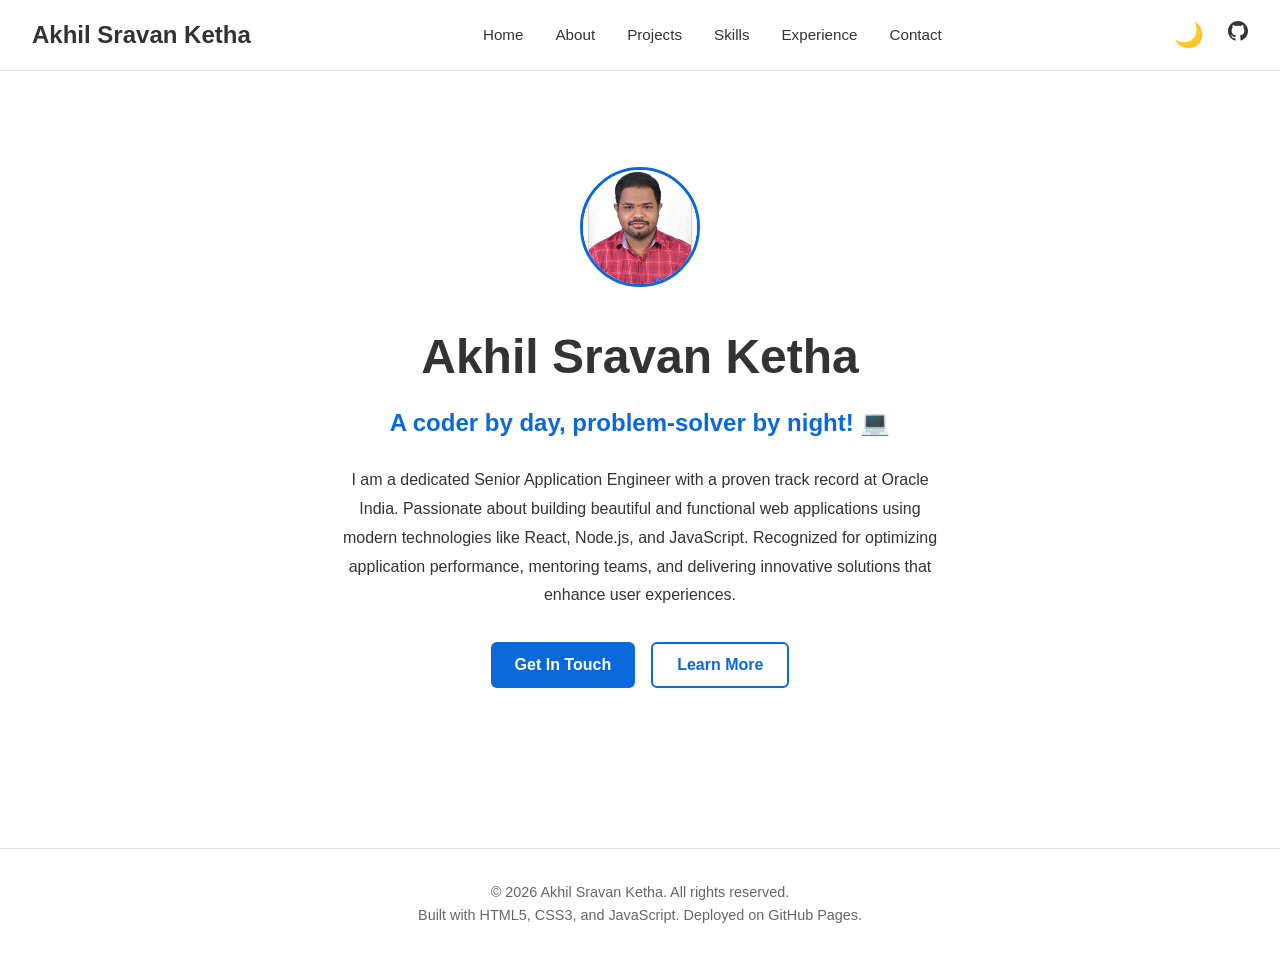
<file: index.html>
<!doctype html>
<html lang="en">
  <head>
    <meta charset="UTF-8" />
    <meta name="viewport" content="width=device-width, initial-scale=1.0" />
    <title>Akhil Sravan Ketha - Portfolio</title>
    <link rel="stylesheet" href="styles.css" />
  </head>
  <body>
    <!-- Navigation -->
    <nav>
      <div class="nav-brand">Akhil Sravan Ketha</div>
      <ul class="nav-links">
        <li><a href="#" onclick="showSection('home')">Home</a></li>
        <li><a href="#" onclick="showSection('about')">About</a></li>
        <li><a href="#" onclick="showSection('projects')">Projects</a></li>
        <li><a href="#" onclick="showSection('skills')">Skills</a></li>
        <li><a href="#" onclick="showSection('experience')">Experience</a></li>
        <li><a href="#" onclick="showSection('contact')">Contact</a></li>
      </ul>
      <div class="nav-right">
        <button class="theme-toggle" onclick="toggleTheme()">🌙</button>
        <a
          href="https://github.com/AKHILSRAVAN-KETHA"
          class="social-link"
          target="_blank"
        >
          <svg width="20" height="20" viewBox="0 0 24 24" fill="currentColor">
            <path
              d="M12 0c-6.626 0-12 5.373-12 12 0 5.302 3.438 9.8 8.207 11.387.599.111.793-.261.793-.577v-2.234c-3.338.726-4.033-1.416-4.033-1.416-.546-1.387-1.333-1.756-1.333-1.756-1.089-.745.083-.729.083-.729 1.205.084 1.839 1.237 1.839 1.237 1.07 1.834 2.807 1.304 3.492.997.107-.775.418-1.305.762-1.604-2.665-.305-5.467-1.334-5.467-5.931 0-1.311.469-2.381 1.236-3.221-.124-.303-.535-1.524.117-3.176 0 0 1.008-.322 3.301 1.23.957-.266 1.983-.399 3.003-.404 1.02.005 2.047.138 3.006.404 2.291-1.552 3.297-1.23 3.297-1.23.653 1.653.242 2.874.118 3.176.77.84 1.235 1.911 1.235 3.221 0 4.609-2.807 5.624-5.479 5.921.43.372.823 1.102.823 2.222v 3.293c0 .319.192.694.801.576 4.765-1.589 8.199-6.086 8.199-11.386 0-6.627-5.373-12-12-12z"
            />
          </svg>
        </a>
      </div>
    </nav>

    <div class="container">
      <!-- Home Section -->
      <section id="home" class="section active">
        <div class="hero">
          <img
            src="./Images/akhil.png"
            alt="Akhil Sravan Ketha"
            class="profile-img"
          />
          <h1>Akhil Sravan Ketha</h1>
          <div class="tagline">A coder by day, problem-solver by night! 💻</div>
          <p>
            I am a dedicated Senior Application Engineer with a proven track
            record at Oracle India. Passionate about building beautiful and
            functional web applications using modern technologies like React,
            Node.js, and JavaScript. Recognized for optimizing application
            performance, mentoring teams, and delivering innovative solutions
            that enhance user experiences.
          </p>
          <div class="hero-buttons">
            <button class="btn btn-primary" onclick="showSection('contact')">
              Get In Touch
            </button>
            <button class="btn btn-secondary" onclick="showSection('about')">
              Learn More
            </button>
          </div>
        </div>
      </section>

      <!-- About Section -->
      <section id="about" class="section">
        <h2 style="font-size: 2.5rem; margin-bottom: 2rem">About Me</h2>
        <div class="about-content">
          <div class="about-image">
            <img src="./Images/akhil.png" alt="Akhil Sravan Ketha" />
          </div>
          <div class="about-text">
            <h2>Who Am I?</h2>
            <p>
              I'm a Senior Application Engineer with extensive experience in
              full-stack web development. At Oracle India, I've had the
              opportunity to work on enterprise-level applications, optimizing
              performance, and leading technical initiatives.
            </p>
            <p>
              My passion lies in creating intuitive, responsive web interfaces
              and robust backend systems. I believe in writing clean,
              maintainable code and following best practices in software
              development.
            </p>
            <p>
              Beyond coding, I'm an advocate for knowledge sharing and
              mentoring. I enjoy collaborating with teams, learning from
              colleagues, and staying updated with the latest trends in web
              technologies.
            </p>
            <p style="margin-top: 2rem">
              When I'm not coding, you can find me exploring new technologies,
              contributing to open-source, or solving challenging problems that
              push the boundaries of what's possible.
            </p>
          </div>
        </div>
      </section>

      <!-- Projects Section -->
      <section id="projects" class="section">
        <h2 style="font-size: 2.5rem; margin-bottom: 2rem">
          Featured Projects
        </h2>
        <div class="projects-grid" id="projectsGrid">
          <!-- Dynamically generated from JavaScript -->
        </div>
      </section>

      <!-- Skills Section -->
      <section id="skills" class="section">
        <h2 style="font-size: 2.5rem; margin-bottom: 2rem">Skills & Tools</h2>
        <div class="skills-grid">
          <div class="skill-category">
            <h3>Frontend</h3>
            <ul>
              <li>HTML5</li>
              <li>CSS3</li>
              <li>JavaScript (ES6+)</li>
              <li>React</li>
              <li>Responsive Design</li>
            </ul>
          </div>
          <div class="skill-category">
            <h3>Backend</h3>
            <ul>
              <li>Node.js</li>
              <li>Express.js</li>
              <li>REST APIs</li>
              <li>Database Design</li>
              <li>Authentication</li>
            </ul>
          </div>
          <div class="skill-category">
            <h3>Tools & Others</h3>
            <ul>
              <li>Git & GitHub</li>
              <li>MongoDB</li>
              <li>VS Code</li>
              <li>Problem Solving</li>
              <li>Team Leadership</li>
            </ul>
          </div>
        </div>
      </section>

      <!-- Experience Section -->
      <section id="experience" class="section">
        <h2 style="font-size: 2.5rem; margin-bottom: 3rem">Experience</h2>
        <div id="experienceContainer">
          <!-- Dynamically generated from JavaScript -->
        </div>
      </section>

      <!-- Contact Section -->
      <section id="contact" class="section">
        <div class="contact-content">
          <h2>Get In Touch</h2>
          <p>
            I'm always open to new opportunities and collaborations. Feel free
            to reach out through any of the following channels.
          </p>
          <div class="contact-links">
            <a href="mailto:akhilsravan.ketha@gmail.com" class="contact-item">
              <strong>📧 Email</strong><br />
              akhilsravan.ketha@gmail.com
            </a>
            <a href="tel:+919381659324" class="contact-item">
              <strong>📱 Phone</strong><br />
              (+91) 9381659324
            </a>
            <a href="https://linkedin.com" target="_blank" class="contact-item">
              <strong>💼 LinkedIn</strong><br />
              LinkedIn Profile
            </a>
          </div>
        </div>
      </section>
    </div>

    <!-- Footer -->
    <footer>
      <p>© 2026 Akhil Sravan Ketha. All rights reserved.</p>
      <p>Built with HTML5, CSS3, and JavaScript. Deployed on GitHub Pages.</p>
    </footer>

    <script src="index.js"></script>
  </body>
</html>
</file>
<file: styles.css>
* {
  margin: 0;
  padding: 0;
  box-sizing: border-box;
}

:root {
  --bg-light: #ffffff;
  --bg-dark: #0d1117;
  --text-light: #333333;
  --text-dark: #e0e0e0;
  --border-light: #e0e0e0;
  --border-dark: #30363d;
  --accent: #0969da;
  --accent-hover: #0860ca;
}

body {
  font-family: -apple-system, BlinkMacSystemFont, 'Segoe UI', Roboto, Oxygen, Ubuntu, Cantarell, sans-serif;
  background-color: var(--bg-light);
  color: var(--text-light);
  transition: background-color 0.3s, color 0.3s;
  line-height: 1.6;
}

body.dark-mode {
  background-color: var(--bg-dark);
  color: var(--text-dark);
}

/* Navigation */
nav {
  display: flex;
  justify-content: space-between;
  align-items: center;
  padding: 1rem 2rem;
  border-bottom: 1px solid var(--border-light);
  position: sticky;
  top: 0;
  z-index: 100;
  background-color: var(--bg-light);
}

body.dark-mode nav {
  border-bottom-color: var(--border-dark);
  background-color: var(--bg-dark);
}

.nav-brand {
  font-size: 1.5rem;
  font-weight: 700;
  text-decoration: none;
  color: var(--text-light);
}

body.dark-mode .nav-brand {
  color: var(--text-dark);
}

.nav-links {
  display: flex;
  list-style: none;
  gap: 2rem;
}

.nav-links a {
  text-decoration: none;
  color: var(--text-light);
  font-size: 0.95rem;
  transition: color 0.3s;
}

body.dark-mode .nav-links a {
  color: var(--text-dark);
}

.nav-links a:hover {
  color: var(--accent);
}

.nav-right {
  display: flex;
  align-items: center;
  gap: 1.5rem;
}

.theme-toggle {
  background: none;
  border: none;
  font-size: 1.5rem;
  cursor: pointer;
  color: var(--text-light);
  transition: color 0.3s;
}

body.dark-mode .theme-toggle {
  color: var(--text-dark);
}

.theme-toggle:hover {
  color: var(--accent);
}

.social-link {
  text-decoration: none;
  color: var(--text-light);
  font-size: 1.2rem;
  transition: color 0.3s;
}

body.dark-mode .social-link {
  color: var(--text-dark);
}

.social-link:hover {
  color: var(--accent);
}

/* Container */
.container {
  max-width: 1000px;
  margin: 0 auto;
  padding: 2rem;
}

/* Section */
.section {
  display: none;
}

.section.active {
  display: block;
}

/* Hero Section */
.hero {
  text-align: center;
  padding: 4rem 2rem;
}

.hero h1 {
  font-size: 3rem;
  margin-bottom: 0.5rem;
  font-weight: 800;
}

.hero .tagline {
  font-size: 1.5rem;
  color: var(--accent);
  margin-bottom: 1.5rem;
  font-weight: 600;
}

.hero p {
  font-size: 1rem;
  line-height: 1.8;
  margin-bottom: 2rem;
  max-width: 600px;
  margin-left: auto;
  margin-right: auto;
}

.hero-buttons {
  display: flex;
  gap: 1rem;
  justify-content: center;
  flex-wrap: wrap;
}

.btn {
  padding: 0.75rem 1.5rem;
  border: none;
  border-radius: 6px;
  font-size: 1rem;
  cursor: pointer;
  text-decoration: none;
  transition: all 0.3s;
  display: inline-block;
  font-weight: 600;
}

.btn-primary {
  background-color: var(--accent);
  color: white;
}

.btn-primary:hover {
  background-color: var(--accent-hover);
  transform: translateY(-2px);
  box-shadow: 0 4px 12px rgba(9, 105, 218, 0.3);
}

.btn-secondary {
  background-color: transparent;
  color: var(--accent);
  border: 2px solid var(--accent);
}

.btn-secondary:hover {
  background-color: var(--accent);
  color: white;
}

.profile-img {
  width: 120px;
  height: 120px;
  border-radius: 50%;
  object-fit: cover;
  margin-bottom: 1.5rem;
  border: 3px solid var(--accent);
}

/* About Section */
.about-content {
  display: grid;
  grid-template-columns: 1fr 1fr;
  gap: 3rem;
  align-items: start;
}

.about-image {
  text-align: center;
}

.about-image img {
  width: 80%;
  border-radius: 8px;
  box-shadow: 0 10px 30px rgba(0, 0, 0, 0.1);
}

body.dark-mode .about-image img {
  box-shadow: 0 10px 30px rgba(0, 0, 0, 0.5);
}

.about-text h2 {
  font-size: 2rem;
  margin-bottom: 1rem;
}

.about-text p {
  margin-bottom: 1rem;
}

/* Projects Section */
.projects-grid {
  display: grid;
  grid-template-columns: repeat(auto-fit, minmax(300px, 1fr));
  gap: 2rem;
  margin-top: 2rem;
}

.project-card {
  border: 1px solid var(--border-light);
  border-radius: 8px;
  padding: 1.5rem;
  transition: all 0.3s;
}

body.dark-mode .project-card {
  border-color: var(--border-dark);
}

.project-card:hover {
  transform: translateY(-5px);
  box-shadow: 0 10px 25px rgba(0, 0, 0, 0.1);
}

body.dark-mode .project-card:hover {
  box-shadow: 0 10px 25px rgba(0, 0, 0, 0.3);
}

.project-card h3 {
  font-size: 1.3rem;
  margin-bottom: 0.5rem;
  color: var(--accent);
}

.project-card p {
  margin-bottom: 1rem;
  font-size: 0.95rem;
}

.project-tags {
  display: flex;
  flex-wrap: wrap;
  gap: 0.5rem;
}

.tag {
  background-color: var(--border-light);
  color: var(--text-light);
  padding: 0.25rem 0.75rem;
  border-radius: 20px;
  font-size: 0.85rem;
}

body.dark-mode .tag {
  background-color: var(--border-dark);
  color: var(--text-dark);
}

/* Skills Section */
.skills-grid {
  display: grid;
  grid-template-columns: repeat(auto-fit, minmax(250px, 1fr));
  gap: 2rem;
  margin-top: 2rem;
}

.skill-category {
  border: 1px solid var(--border-light);
  border-radius: 8px;
  padding: 1.5rem;
}

body.dark-mode .skill-category {
  border-color: var(--border-dark);
}

.skill-category h3 {
  font-size: 1.2rem;
  margin-bottom: 1rem;
  color: var(--accent);
}

.skill-category ul {
  list-style: none;
}

.skill-category li {
  padding: 0.5rem 0;
  padding-left: 1.5rem;
  position: relative;
}

.skill-category li:before {
  content: "✓";
  position: absolute;
  left: 0;
  color: var(--accent);
  font-weight: bold;
}

/* Experience Section */
.experience-item {
  border-left: 3px solid var(--accent);
  padding-left: 2rem;
  margin-bottom: 2.5rem;
  position: relative;
}

.experience-item:before {
  content: "";
  position: absolute;
  left: -9px;
  top: 0;
  width: 15px;
  height: 15px;
  border-radius: 50%;
  background-color: var(--accent);
}

.experience-item h3 {
  font-size: 1.2rem;
  margin-bottom: 0.25rem;
}

.experience-item .position {
  color: var(--accent);
  font-weight: 600;
  margin-bottom: 0.25rem;
}

.experience-item .date {
  color: #888;
  font-size: 0.9rem;
  margin-bottom: 0.75rem;
}

body.dark-mode .experience-item .date {
  color: #aaa;
}

/* Contact Section */
.contact-content {
  max-width: 600px;
  margin: 0 auto;
  text-align: center;
}

.contact-content h2 {
  font-size: 2rem;
  margin-bottom: 1rem;
}

.contact-content p {
  margin-bottom: 2rem;
  font-size: 1rem;
}

.contact-links {
  display: flex;
  justify-content: center;
  gap: 2rem;
  flex-wrap: wrap;
}

.contact-item {
  text-decoration: none;
  color: var(--text-light);
  transition: color 0.3s;
}

body.dark-mode .contact-item {
  color: var(--text-dark);
}

.contact-item:hover {
  color: var(--accent);
}

/* Footer */
footer {
  text-align: center;
  padding: 2rem;
  border-top: 1px solid var(--border-light);
  margin-top: 4rem;
  color: #666;
  font-size: 0.9rem;
}

body.dark-mode footer {
  border-top-color: var(--border-dark);
  color: #999;
}

/* Mobile Responsive */
@media (max-width: 768px) {
  .nav-links {
    display: none;
  }

  .hero h1 {
    font-size: 2rem;
  }

  .hero .tagline {
    font-size: 1.2rem;
  }

  .about-content {
    grid-template-columns: 1fr;
  }

  .hero-buttons {
    flex-direction: column;
  }

  .btn {
    width: 100%;
  }

  nav {
    padding: 1rem;
  }

  .container {
    padding: 1.5rem;
  }
}
</file>
